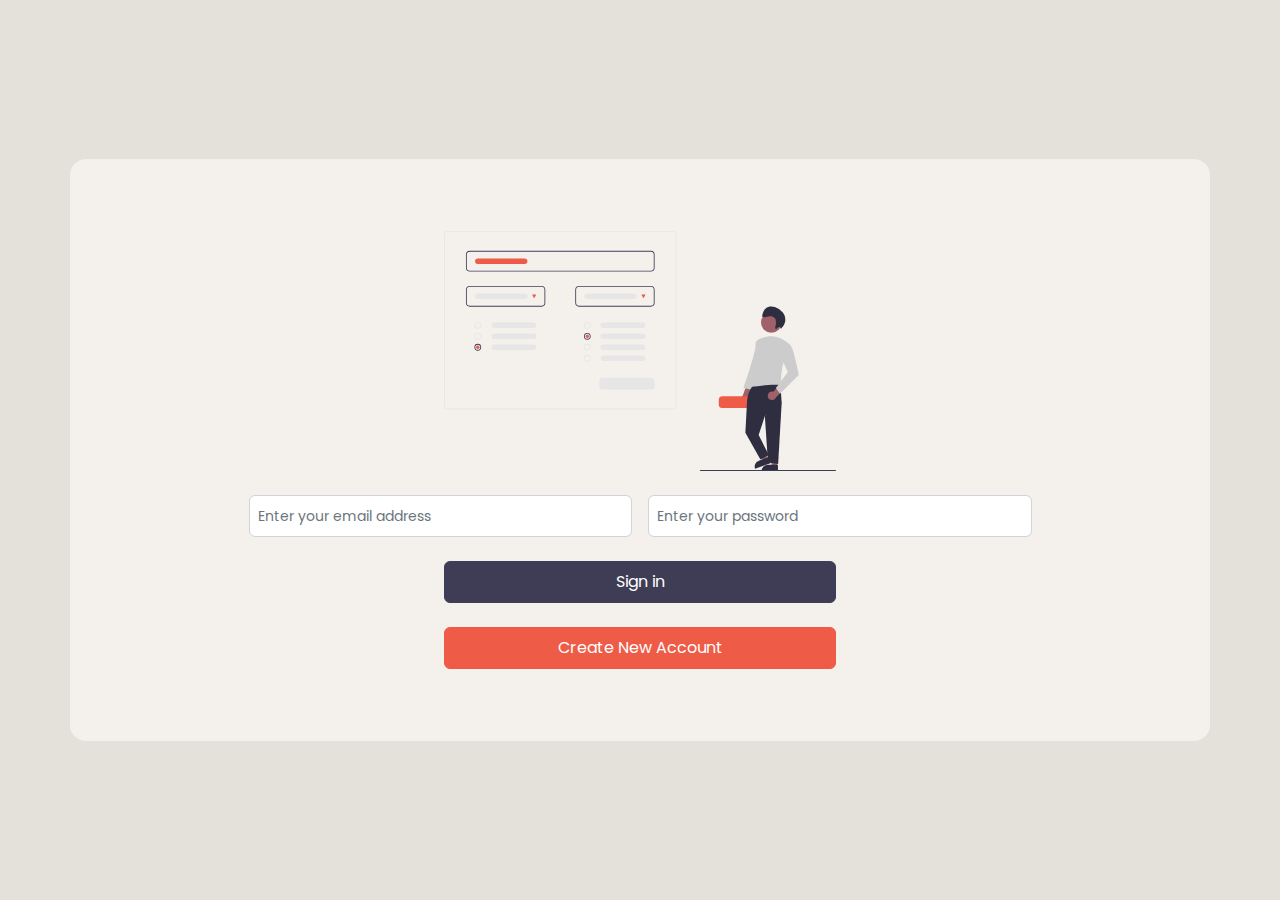
<file: index.html>
<!DOCTYPE html>
<html>
  <head>
    <meta charset="UTF-8" />
    <title>Login System</title>
    <meta name="viewport" content="width=device-width, initial-scale=1.0" />
    <!-- ==== favicon ==== -->
    <link rel="icon" href="./images/favicon.png" />
    <!-- ==== Font Awesome Library Icons ==== -->
    <link rel="stylesheet" href="./CSS/all.min.css" />
    <!-- ==== Bootstrap Library ==== -->
    <link rel="stylesheet" href="./CSS/bootstrap.min.css" />
    <!-- ==== Main Stylesheet ==== -->
    <link rel="stylesheet" href="./CSS/login.css" />
  </head>
  <body>
    <section id="login" class="login w-100">
      <div class="container text-center py-5 px-5 rounded-4 position-relative">
        <div class="welcome-image w-75 m-auto">
          <img
            src="images/sign-in.svg"
            class="w-50 py-4"
            alt="Join the world's largest community"
            title="Join the world's largest community"
          />
        </div>
        <div class="recent-logins w-75 text-start mx-auto d-none">
          <h3 class="fs-4 mb-0">Recent logins</h3>
          <div class="users-cards row overflow-auto flex-nowrap py-2">
            <div class="user-card col-md-2 p-2">
              <div class="user-content bg-white p-2 rounded-4 text-center">
                <div
                  class="user-header px-1 pt-1 d-flex justify-content-between"
                >
                  <i class="close fa-solid fa-circle-xmark"></i>
                  <i class="more-info fa-solid fa-ellipsis-vertical"></i>
                </div>
                <div class="user-image py-2">
                  <img
                    src="./images/avatars/avatar-male.jpg"
                    class="w-50 h-50 rounded-circle"
                    alt=""
                  />
                </div>
                <h4 class="userName">Usama Ali</h4>
              </div>
            </div>
            <div class="user-card col-md-2 p-2">
              <div class="user-content bg-white p-2 rounded-4 text-center">
                <div
                  class="user-header px-1 pt-1 d-flex justify-content-between"
                >
                  <i class="close fa-solid fa-circle-xmark"></i>
                  <i class="more-info fa-solid fa-ellipsis-vertical"></i>
                </div>
                <div class="user-image py-2">
                  <img
                    src="./images/avatars/avatar-female.jpg"
                    class="w-50 h-50 rounded-circle"
                    alt=""
                  />
                </div>
                <h4 class="userName">Merna Waleed</h4>
              </div>
            </div>
            <div class="add-user-card col-md-2 p-2 text-white">
              <div
                class="user-content h-100 d-flex flex-column justify-content-between align-items-center p-2 rounded-4 text-center"
              >
                <div class="add-card-icon mt-3">
                  <i class="fa-solid fa-plus"></i>
                </div>
                <h4 class="userName">Add Account</h4>
              </div>
            </div>
          </div>
        </div>
        <h4 class="seperator position-relative py-2 d-none">OR</h4>
        <div class="sign-in-form w-75 mx-auto">
          <div class="login-inputs d-flex">
            <div class="email w-100 me-3">
              <div class="email-hint w-100">
                <input
                  type="email"
                  placeholder="Enter your email address"
                  class="form-control p-2"
                />
              </div>
            </div>
            <div class="password w-100">
              <div class="password-input w-100 position-relative">
                <input
                  type="password"
                  placeholder="Enter your password"
                  class="form-control p-2"
                />
                <i
                  class="show-hide-password fa-solid fa-eye position-absolute top-50 translate-middle-y d-none"
                ></i>
              </div>
            </div>
          </div>
          <div class="login-buttons py-4 d-flex flex-column w-50 mx-auto gap-4">
            <button class="btn btn-sign-in rounded-2 py-2">Sign in</button>
            <button class="btn btn-new-account rounded-2 py-2">
              Create New Account
            </button>
          </div>
        </div>
      </div>
      <div
        class="login-failed position-absolute d-flex justify-content-center align-items-center d-none"
      >
        <div class="box bg-white rounded-4 p-3 w-40 text-center">
          <img src="./images/failed.svg" alt="Login Failed" class="w-50 py-3" />
          <h3>Login Failed</h3>
          <p>Invalid Email or Password</p>
          <button class="btn btn-sign-in">Try Again</button>
        </div>
      </div>
    </section>
    <!-- ===== Main Js File ===== -->
    <script src="./Js/index.js"></script>
  </body>
</html>
</file>
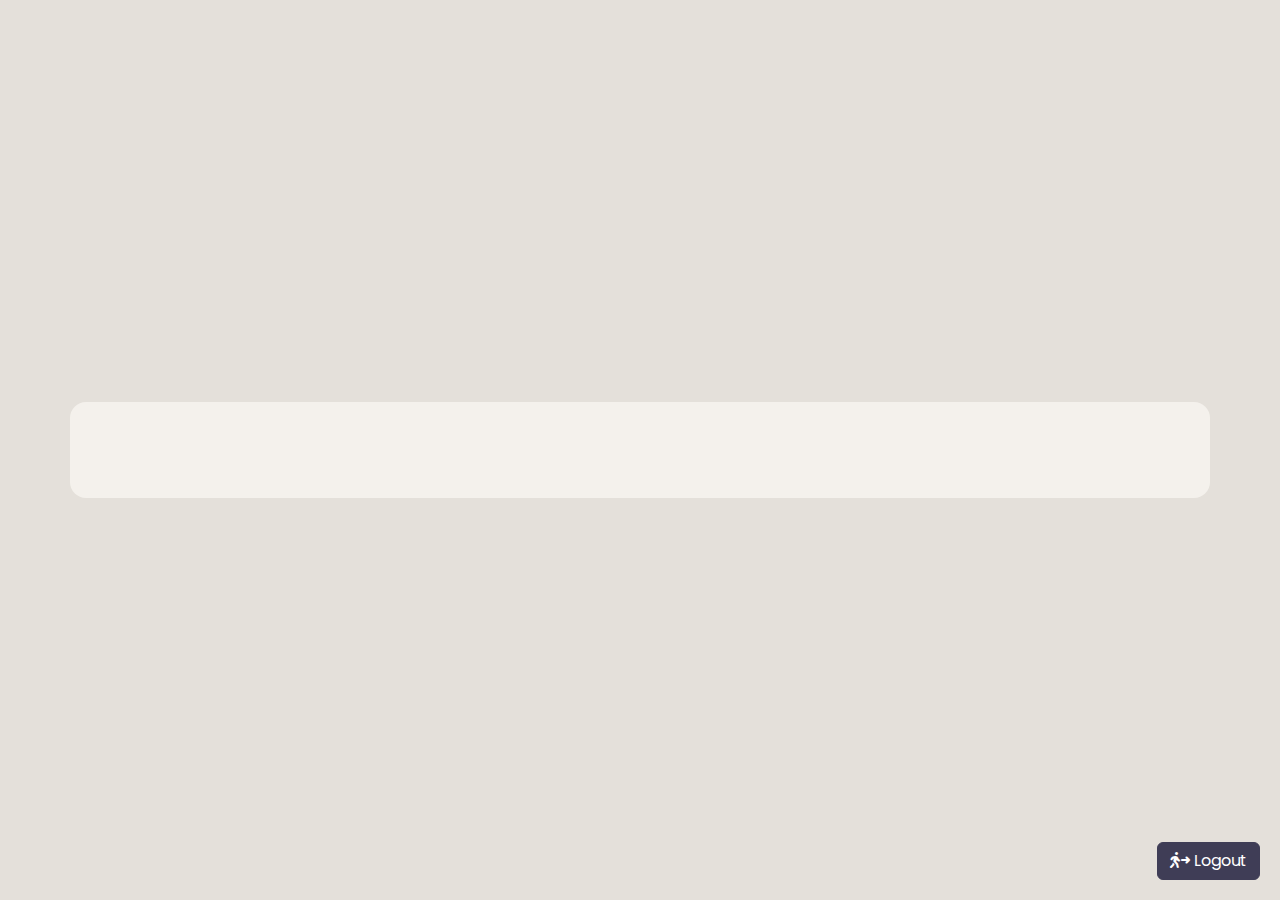
<file: home.html>
<!DOCTYPE html>
<html>
  <head>
    <meta charset="UTF-8" />
    <title>Login System</title>
    <meta name="viewport" content="width=device-width, initial-scale=1.0" />
    <!-- ==== favicon ==== -->
    <link rel="icon" href="./images/favicon.png" />
    <!-- ==== Font Awesome Library Icons ==== -->
    <link rel="stylesheet" href="./CSS/all.min.css" />
    <!-- ==== Bootstrap Library ==== -->
    <link rel="stylesheet" href="./CSS/bootstrap.min.css" />
    <!-- ==== login Stylesheet ==== -->
    <link rel="stylesheet" href="./CSS/login.css" />
  </head>
  <body>
    <section
      id="signUp"
      class="sign-up w-100 vh-100 d-flex justify-content-center align-items-center position-relative"
    >
      <div class="welcome container text-center py-5 px-5 rounded-4"></div>
      <button class="btn btn-logout position-absolute">
        <i class="fa-solid fa-person-walking-arrow-right"></i> Logout
      </button>
    </section>
    <!-- ===== Bootstrap Js Bundle ===== -->
    <script src="./Js/bootstrap.bundle.min.js"></script>
    <!-- ===== Main Js File ===== -->
    <script src="./Js/index.js"></script>
  </body>
</html>
</file>
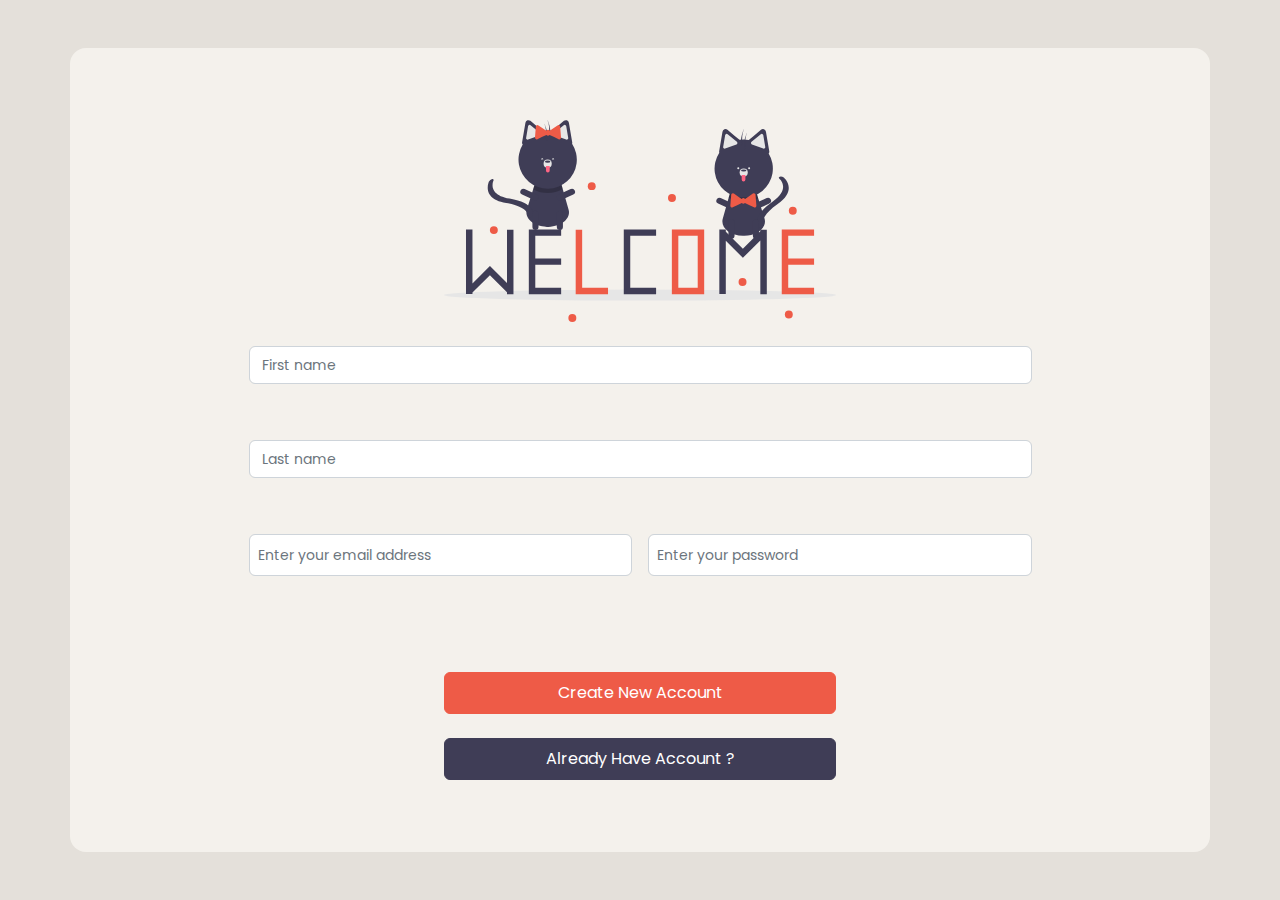
<file: sign-up.html>
<!DOCTYPE html>
<html>
  <head>
    <meta charset="UTF-8" />
    <title>Login System</title>
    <meta name="viewport" content="width=device-width, initial-scale=1.0" />
    <!-- ==== favicon ==== -->
    <link rel="icon" href="./images/favicon.png" />
    <!-- ==== Font Awesome Library Icons ==== -->
    <link rel="stylesheet" href="./CSS/all.min.css" />
    <!-- ==== Bootstrap Library ==== -->
    <link rel="stylesheet" href="./CSS/bootstrap.min.css" />
    <!-- ==== login Stylesheet ==== -->
    <link rel="stylesheet" href="./CSS/login.css" />
  </head>
  <body>
    <section id="signUp" class="sign-up w-100 py-5 position-relative">
      <div class="container text-center py-5 px-5 rounded-4">
        <div class="welcome-image w-75 m-auto">
          <img
            src="./images/welcome.svg"
            class="w-50 py-4"
            alt="Join the world's largest community"
            title="Join the world's largest community"
          />
        </div>
        <div class="sign-in-form w-75 mx-auto">
          <div class="d-flex flex-column">
            <div class="w-100 first-name">
              <input
                type="text"
                class="form-control"
                placeholder="First name"
                aria-label="First name"
              />
            </div>
            <p
              class="hint fisrt-name-hint m-0 mt-2 text-start p-2 mb-2 rounded-2 invisible"
            >
              <i class="fa-solid fa-triangle-exclamation pe-2"></i>
              First Name should be one word more than 3 characters
            </p>
            <div class="w-100 last-name">
              <input
                type="text"
                class="form-control"
                placeholder="Last name"
                aria-label="Last name"
              />
            </div>
            <p
              class="hint last-name-hint m-0 my-2 text-start p-2 rounded-2 invisible"
            >
              <i class="fa-solid fa-triangle-exclamation pe-2"></i>
              Last Name should be one word more than 3 characters
            </p>
          </div>
          <div class="login-inputs d-flex">
            <div class="email w-100 me-3">
              <div class="email-hint w-100">
                <input
                  type="email"
                  placeholder="Enter your email address"
                  class="form-control p-2"
                />
              </div>
              <p
                class="hint email-hint m-0 mt-2 text-start p-2 rounded-2 invisible"
              >
                <i class="fa-solid fa-triangle-exclamation pe-2"></i>
                Invalid email address
              </p>
            </div>
            <div class="new-password w-100">
              <div class="password-input w-100 position-relative">
                <input
                  type="password"
                  placeholder="Enter your password"
                  class="form-control p-2"
                />
                <i
                  class="show-hide-password fa-solid fa-eye position-absolute top-50 translate-middle-y d-none"
                ></i>
              </div>
              <p
                class="hint password-hint m-0 mt-2 text-start p-2 rounded-2 invisible"
              >
                <i class="fa-solid fa-triangle-exclamation pe-2"></i>
                Password must contain at least 8 characters
              </p>
            </div>
          </div>
          <div
            class="signin-buttons py-4 d-flex flex-column w-50 mx-auto gap-4"
          >
            <button class="btn btn-new-account rounded-2 py-2" id="registerBtn">
              Create New Account
            </button>
            <button class="btn btn-sign-in rounded-2 py-2" id="haveAccount">
              Already Have Account ?
            </button>
          </div>
        </div>
      </div>
      <div
        class="login-success position-absolute d-flex justify-content-center align-items-center d-none"
      >
        <div class="box bg-white rounded-4 p-3 w-40 text-center">
          <img
            src="./images/success.svg"
            alt="Registeration success"
            class="w-75 py-3"
          />
          <p>Congratulation, Your account has been successfully created.</p>
          <button class="btn btn-sign-in">Login in</button>
        </div>
      </div>
    </section>
    <!-- ===== Bootstrap Js Bundle ===== -->
    <script src="./Js/bootstrap.bundle.min.js"></script>
    <!-- ===== Main Js File ===== -->
    <script src="./Js/index.js"></script>
  </body>
</html>
</file>
<file: CSS/login.css>
@import url("https://fonts.googleapis.com/css2?family=Poppins:wght@100;200;300;400;500;600;700;800;900&display=swap");

/* =======> Variables */
:root {
  --main-black: #000;
  --main-blusih-black: #3f3d56;
  --main-blue: #120091;
  --main-dark-green: #043730;
  --main-light-green: #3c6761;
  --main-orange: #ee5b47;
  --main-cyan: #1da1f2;
  --main-gray: #6c707b;
}

/* =======> Global Rules */

*,
*::before,
*::after {
  padding: 0;
  margin: 0;
  box-sizing: inherit;
}

html {
  scroll-behavior: smooth;
  box-sizing: border-box;
}

body {
  font-family: "Poppins", sans-serif;
  background-color: #e4e0da;
  min-height: 100vh;
  display: flex;
  justify-content: center;
  align-items: center;
}

::selection {
  color: #f1f1f1;
  background-color: var(--main-blusih-black);
}
/* =======> Reusable classes */
.w-40 {
  width: 40%;
}
/* =======> Login Page */

section .container {
  background-color: #f4f1ec;
}

.user-image img {
  aspect-ratio: 1/1;
  object-fit: cover;
  object-position: center center;
}

.user i {
  cursor: pointer;
  font-size: 17px;
}

.close {
  color: #f9897d;
}

.more-info {
  color: var(--main-black);
}

.userName {
  font-size: 15px;
}

.users-cards::-webkit-scrollbar {
  height: 10px;
}
.users-cards::-webkit-scrollbar-thumb {
  background-color: var(--main-orange);
}
.users-cards::-webkit-scrollbar-button {
  width: 5px;
  background-color: #333;
}
.users-cards::-webkit-scrollbar-track {
  background-color: #e4e0da;
}

.add-card-icon {
  width: 50%;
  border-radius: 50%;
  background-color: rgba(255, 255, 255, 0.3);
  aspect-ratio: 1/1;
  display: flex;
  justify-content: center;
  align-items: center;
}

.add-card-icon i {
  font-size: 30px;
}
.add-user-card .user-content {
  background-color: var(--main-orange);
}

.seperator::before,
.seperator::after {
  content: "";
  width: calc(50% - 30px);
  height: 1px;
  position: absolute;
  top: 50%;
  transform: translateY(-50%);
  background-color: #d4d0da;
}

.seperator::before {
  top: 50%;
  left: 0;
}

.seperator::after {
  right: 0;
}

.sign-in-form input::placeholder {
  font-size: 14px;
}

.password-input i {
  right: 10px;
  cursor: pointer;
}

.form-control:focus {
  color: #212529;
  background-color: #fff;
  border-color: var(--main-orange);
  outline: 0;
  box-shadow: none;
}

.btn-sign-in {
  --bs-btn-color: #fff;
  --bs-btn-bg: var(--main-blusih-black);
  --bs-btn-border-color: var(--main-blusih-black);
  --bs-btn-hover-color: #fff;
  --bs-btn-hover-bg: #333148;
  --bs-btn-hover-border-color: #222036;
}

.btn-new-account {
  --bs-btn-color: #fff;
  --bs-btn-bg: var(--main-orange);
  --bs-btn-border-color: var(--main-orange);
  --bs-btn-hover-color: #fff;
  --bs-btn-hover-bg: #d94e3c;
  --bs-btn-hover-border-color: #cd4533;
}

.hint {
  background-color: #d6282844;
  color: #333148;
}

.was-validated .form-control:valid,
.form-control.is-valid {
  border-color: var(--main-light-green);
  background-image: url("../images/valid.png");
  background-size: 30px 30px;
}

.was-validated .form-control:valid:focus,
.form-control.is-valid:focus {
  border-color: var(--main-light-green);
  box-shadow: none;
}

.was-validated .form-control:invalid,
.form-control.is-invalid {
  padding-right: 0;
  background-image: url("../images/invalid.png");
  background-size: 30px 30px;
}

.was-validated .form-control:invalid:focus,
.form-control.is-invalid:focus {
  box-shadow: none;
}

.login-success {
  width: 100%;
  height: 100%;
  background-color: #3f3d5655;
  left: 0;
  top: 0;
}

.login-failed {
  width: 100%;
  height: 100%;
  background-color: #3f3d5655;
  left: 0;
  top: 0;
}

.user-data {
  width: fit-content;
}

.user-data i {
  color: var(--main-orange);
}

.user-data li span {
  color: var(--main-orange);
}

.btn-logout {
  --bs-btn-color: #fff;
  --bs-btn-bg: var(--main-blusih-black);
  --bs-btn-border-color: var(--main-blusih-black);
  --bs-btn-hover-color: #fff;
  --bs-btn-hover-bg: #302e45;
  --bs-btn-hover-border-color: #26243a;
  right: 20px;
  bottom: 20px;
}
</file>
